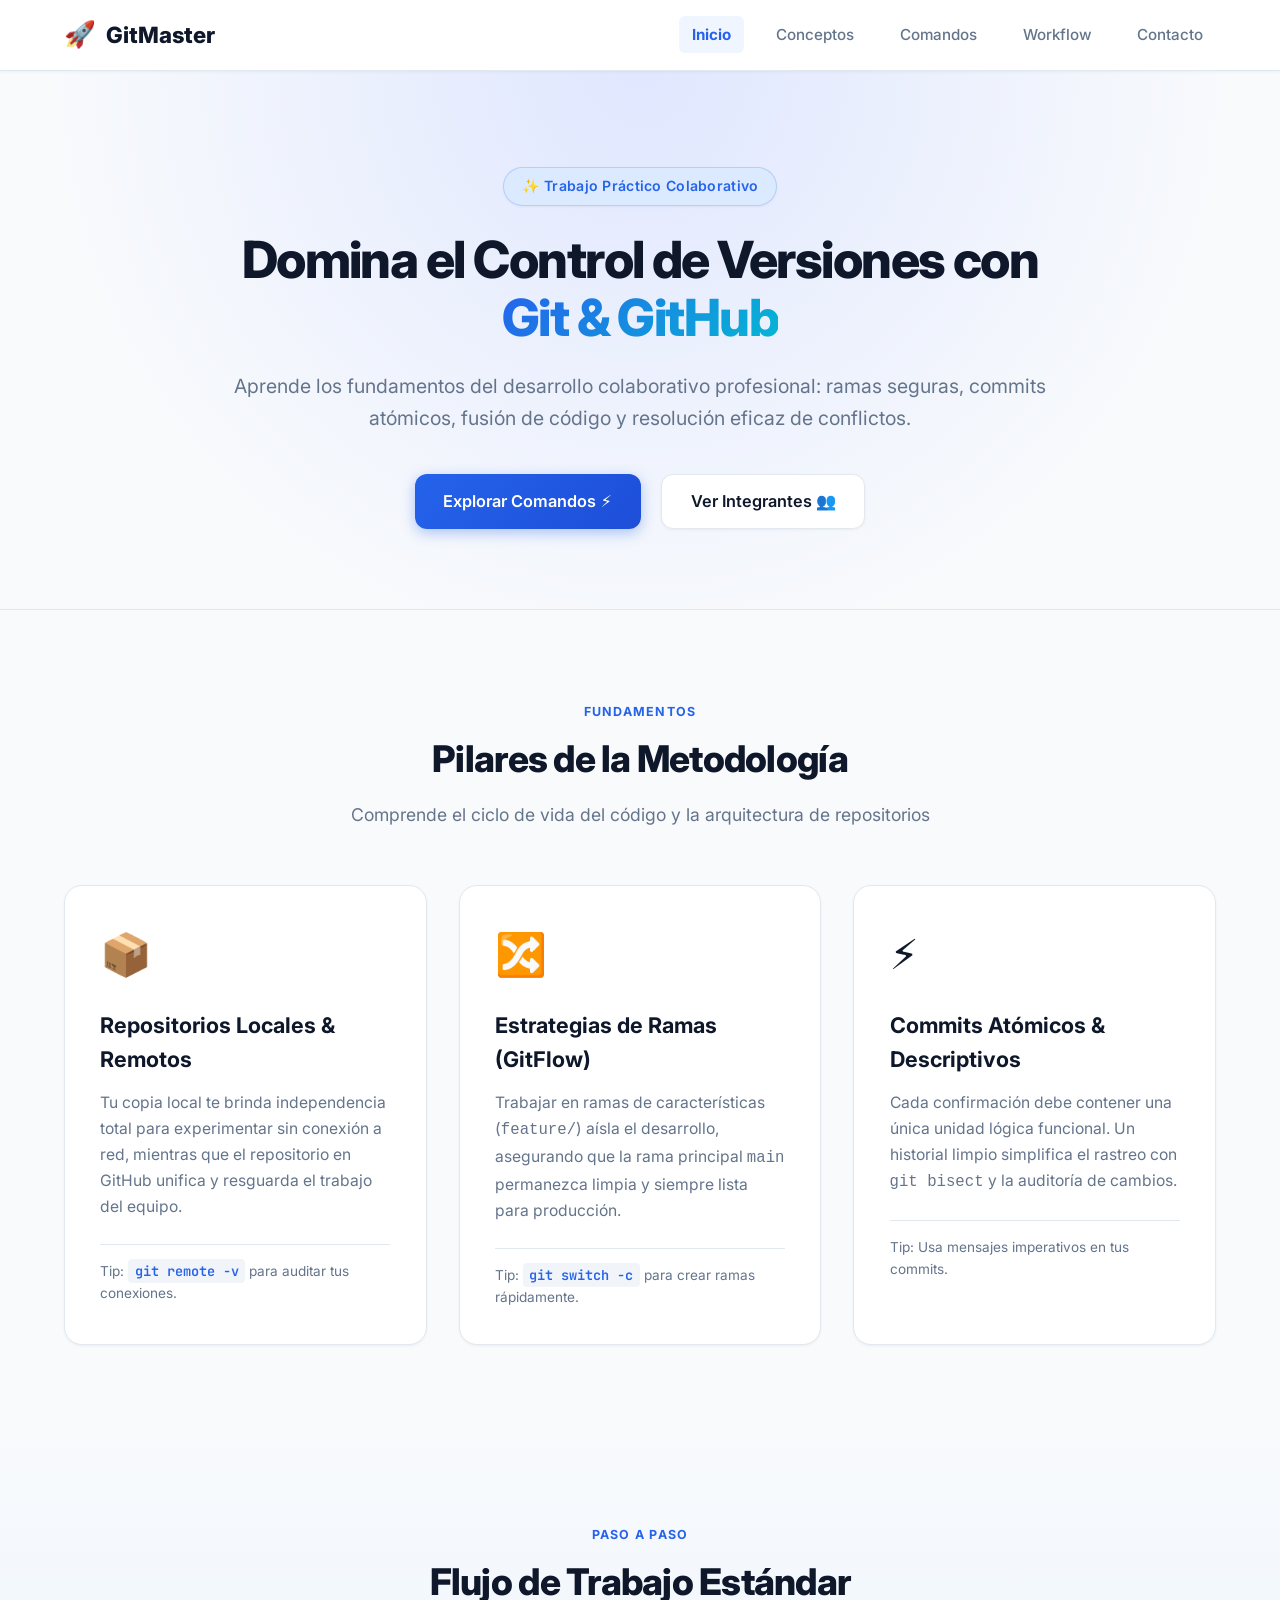
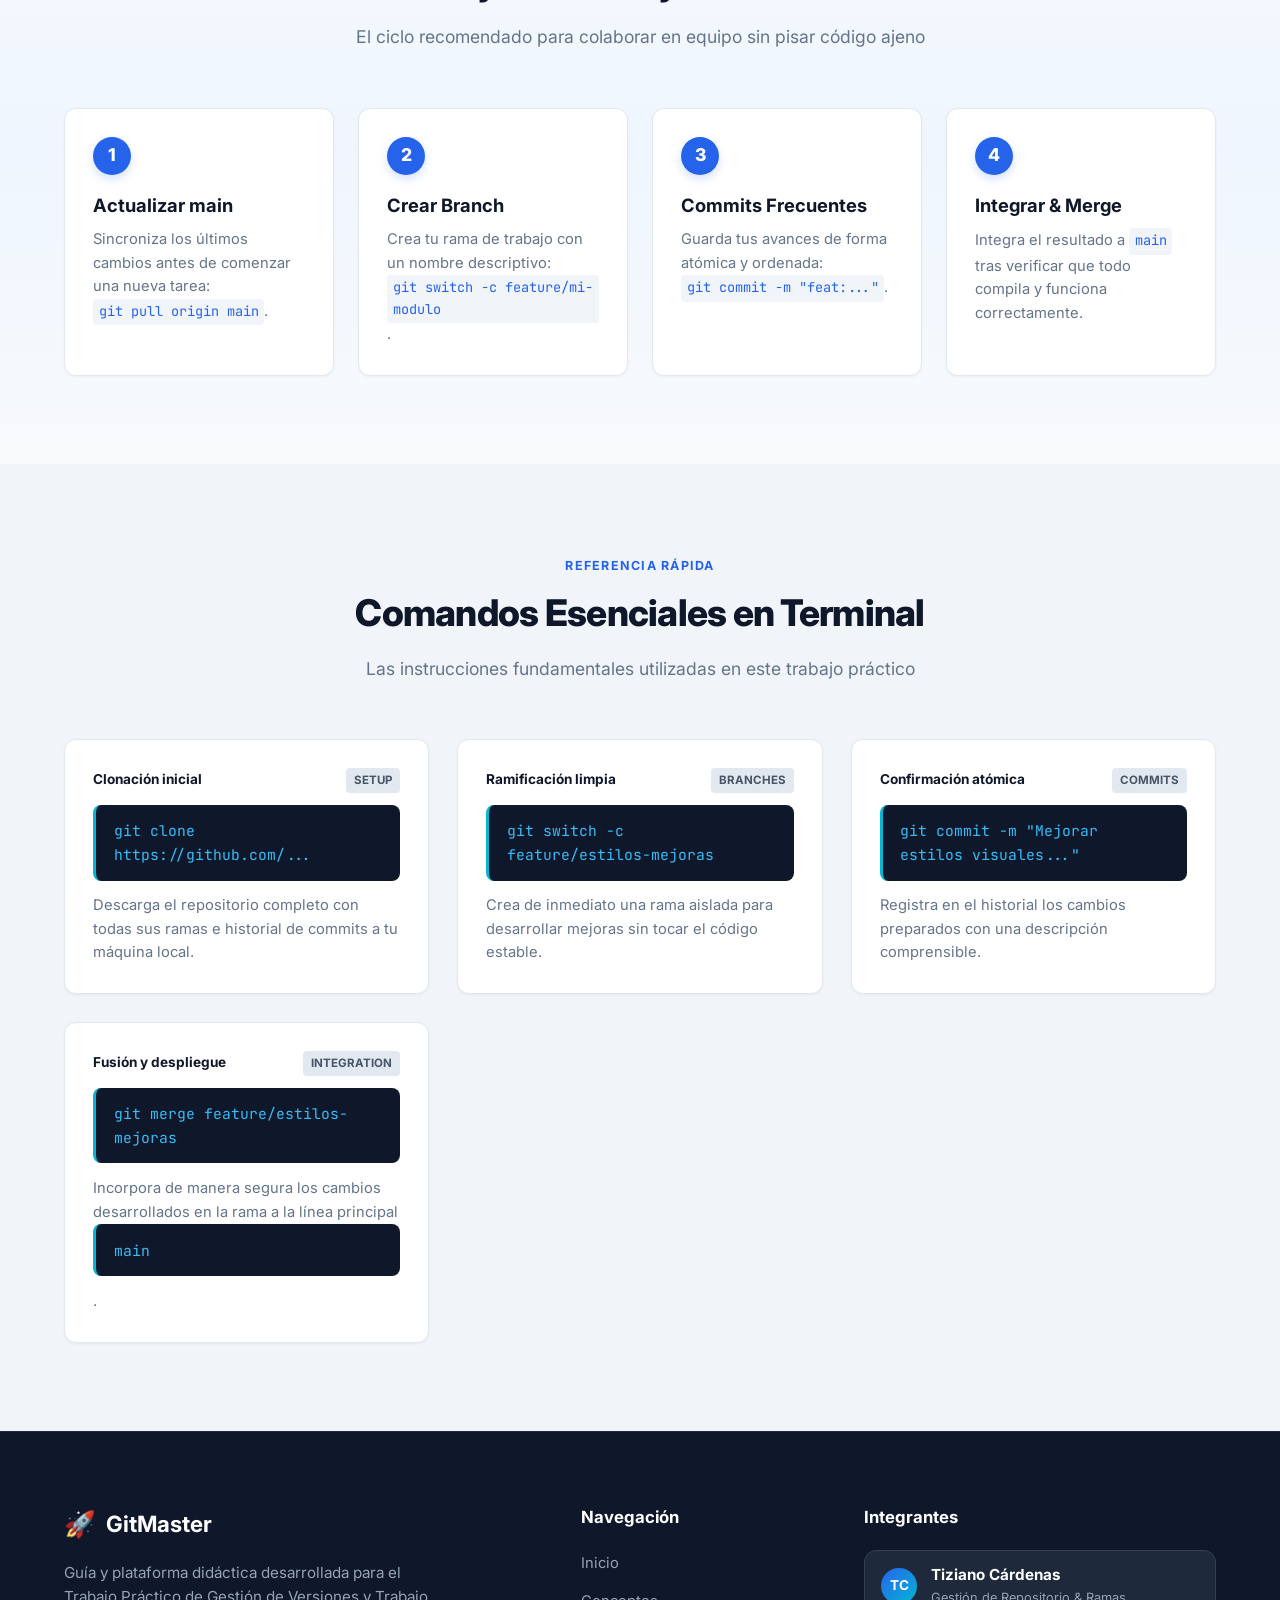
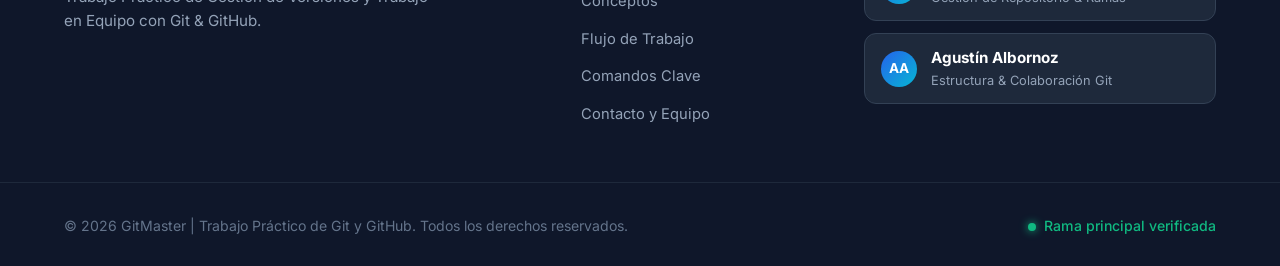
<file: index.html>
<!DOCTYPE html>
<html lang="es">
<head>
    <meta charset="UTF-8">
    <meta name="viewport" content="width=device-width, initial-scale=1.0">
    <meta name="description" content="Guía interactiva y completa sobre Git y GitHub. Aprende flujos de trabajo profesionales, ramas y comandos esenciales.">
    <title>GitMaster | Guía Práctica de Git & GitHub</title>
    <link rel="stylesheet" href="estilos.css">
    <!-- Google Fonts -->
    <link rel="preconnect" href="https://fonts.googleapis.com">
    <link rel="preconnect" href="https://fonts.gstatic.com" crossorigin>
    <link href="https://fonts.googleapis.com/css2?family=Inter:wght@400;500;600;700;800&family=JetBrains+Mono:wght@400;600&display=swap" rel="stylesheet">
</head>
<body>
    <header class="navbar">
        <div class="container nav-container">
            <a href="index.html" class="logo">
                <span class="logo-icon">🚀</span> <span class="logo-text">GitMaster</span>
            </a>
            <nav class="nav-links">
                <a href="index.html" class="nav-link active">Inicio</a>
                <a href="#conceptos" class="nav-link">Conceptos</a>
                <a href="#comandos" class="nav-link">Comandos</a>
                <a href="#workflow" class="nav-link">Workflow</a>
                <a href="contacto.html" class="nav-link">Contacto</a>
            </nav>
        </div>
    </header>

    <main>
        <!-- Hero Section -->
        <section class="hero">
            <div class="container hero-content">
                <div class="badge-wrapper">
                    <span class="badge pulse">✨ Trabajo Práctico Colaborativo</span>
                </div>
                <h1 class="hero-title">Domina el Control de Versiones con <span class="text-gradient">Git & GitHub</span></h1>
                <p class="hero-subtitle">
                    Aprende los fundamentos del desarrollo colaborativo profesional: ramas seguras, commits atómicos, fusión de código y resolución eficaz de conflictos.
                </p>
                <div class="hero-actions">
                    <a href="#comandos" class="btn btn-primary shadow-hover">Explorar Comandos ⚡</a>
                    <a href="contacto.html" class="btn btn-secondary shadow-hover">Ver Integrantes 👥</a>
                </div>
            </div>
        </section>

        <!-- Conceptos Clave -->
        <section id="conceptos" class="section">
            <div class="container">
                <div class="section-header">
                    <span class="section-tag">Fundamentos</span>
                    <h2>Pilares de la Metodología</h2>
                    <p>Comprende el ciclo de vida del código y la arquitectura de repositorios</p>
                </div>
                <div class="grid-cards">
                    <article class="card interactive-card">
                        <div class="card-icon">📦</div>
                        <h3>Repositorios Locales & Remotos</h3>
                        <p>Tu copia local te brinda independencia total para experimentar sin conexión a red, mientras que el repositorio en GitHub unifica y resguarda el trabajo del equipo.</p>
                        <div class="card-footer-tip">Tip: <code>git remote -v</code> para auditar tus conexiones.</div>
                    </article>
                    <article class="card interactive-card">
                        <div class="card-icon">🔀</div>
                        <h3>Estrategias de Ramas (GitFlow)</h3>
                        <p>Trabajar en ramas de características (<code>feature/</code>) aísla el desarrollo, asegurando que la rama principal <code>main</code> permanezca limpia y siempre lista para producción.</p>
                        <div class="card-footer-tip">Tip: <code>git switch -c</code> para crear ramas rápidamente.</div>
                    </article>
                    <article class="card interactive-card">
                        <div class="card-icon">⚡</div>
                        <h3>Commits Atómicos & Descriptivos</h3>
                        <p>Cada confirmación debe contener una única unidad lógica funcional. Un historial limpio simplifica el rastreo con <code>git bisect</code> y la auditoría de cambios.</p>
                        <div class="card-footer-tip">Tip: Usa mensajes imperativos en tus commits.</div>
                    </article>
                </div>
            </div>
        </section>

        <!-- Workflow Visual -->
        <section id="workflow" class="section bg-gradient-subtle">
            <div class="container">
                <div class="section-header">
                    <span class="section-tag">Paso a Paso</span>
                    <h2>Flujo de Trabajo Estándar</h2>
                    <p>El ciclo recomendado para colaborar en equipo sin pisar código ajeno</p>
                </div>
                <div class="workflow-steps">
                    <div class="step-card">
                        <div class="step-number">1</div>
                        <h4>Actualizar main</h4>
                        <p>Sincroniza los últimos cambios antes de comenzar una nueva tarea: <code>git pull origin main</code>.</p>
                    </div>
                    <div class="step-card">
                        <div class="step-number">2</div>
                        <h4>Crear Branch</h4>
                        <p>Crea tu rama de trabajo con un nombre descriptivo: <code>git switch -c feature/mi-modulo</code>.</p>
                    </div>
                    <div class="step-card">
                        <div class="step-number">3</div>
                        <h4>Commits Frecuentes</h4>
                        <p>Guarda tus avances de forma atómica y ordenada: <code>git commit -m "feat:..."</code>.</p>
                    </div>
                    <div class="step-card">
                        <div class="step-number">4</div>
                        <h4>Integrar & Merge</h4>
                        <p>Integra el resultado a <code>main</code> tras verificar que todo compila y funciona correctamente.</p>
                    </div>
                </div>
            </div>
        </section>

        <!-- Comandos en Terminal -->
        <section id="comandos" class="section bg-light">
            <div class="container">
                <div class="section-header">
                    <span class="section-tag">Referencia Rápida</span>
                    <h2>Comandos Esenciales en Terminal</h2>
                    <p>Las instrucciones fundamentales utilizadas en este trabajo práctico</p>
                </div>
                <div class="commands-grid">
                    <div class="command-box card-hover">
                        <div class="cmd-top">
                            <span class="cmd-label">Clonación inicial</span>
                            <span class="cmd-tag">Setup</span>
                        </div>
                        <code>git clone https://github.com/...</code>
                        <p>Descarga el repositorio completo con todas sus ramas e historial de commits a tu máquina local.</p>
                    </div>
                    <div class="command-box card-hover">
                        <div class="cmd-top">
                            <span class="cmd-label">Ramificación limpia</span>
                            <span class="cmd-tag">Branches</span>
                        </div>
                        <code>git switch -c feature/estilos-mejoras</code>
                        <p>Crea de inmediato una rama aislada para desarrollar mejoras sin tocar el código estable.</p>
                    </div>
                    <div class="command-box card-hover">
                        <div class="cmd-top">
                            <span class="cmd-label">Confirmación atómica</span>
                            <span class="cmd-tag">Commits</span>
                        </div>
                        <code>git commit -m "Mejorar estilos visuales..."</code>
                        <p>Registra en el historial los cambios preparados con una descripción comprensible.</p>
                    </div>
                    <div class="command-box card-hover">
                        <div class="cmd-top">
                            <span class="cmd-label">Fusión y despliegue</span>
                            <span class="cmd-tag">Integration</span>
                        </div>
                        <code>git merge feature/estilos-mejoras</code>
                        <p>Incorpora de manera segura los cambios desarrollados en la rama a la línea principal <code>main</code>.</p>
                    </div>
                </div>
            </div>
        </section>
    </main>

    <!-- Footer Moderno y Estilizado -->
    <footer class="footer">
        <div class="container footer-grid">
            <div class="footer-col">
                <div class="footer-logo">
                    <span class="logo-icon">🚀</span> <strong>GitMaster</strong>
                </div>
                <p class="footer-desc">
                    Guía y plataforma didáctica desarrollada para el Trabajo Práctico de Gestión de Versiones y Trabajo en Equipo con Git & GitHub.
                </p>
            </div>
            <div class="footer-col">
                <h4>Navegación</h4>
                <ul class="footer-links">
                    <li><a href="index.html">Inicio</a></li>
                    <li><a href="#conceptos">Conceptos</a></li>
                    <li><a href="#workflow">Flujo de Trabajo</a></li>
                    <li><a href="#comandos">Comandos Clave</a></li>
                    <li><a href="contacto.html">Contacto y Equipo</a></li>
                </ul>
            </div>
            <div class="footer-col">
                <h4>Integrantes</h4>
                <div class="team-badge">
                    <span class="avatar">TC</span>
                    <div>
                        <strong>Tiziano Cárdenas</strong>
                        <small>Gestión de Repositorio & Ramas</small>
                    </div>
                </div>
                <div class="team-badge">
                    <span class="avatar">AA</span>
                    <div>
                        <strong>Agustín Albornoz</strong>
                        <small>Estructura & Colaboración Git</small>
                    </div>
                </div>
            </div>
        </div>
        <div class="footer-bottom">
            <div class="container footer-bottom-content">
                <p>&copy; 2026 GitMaster | Trabajo Práctico de Git y GitHub. Todos los derechos reservados.</p>
                <div class="footer-status">
                    <span class="status-dot"></span> Rama principal verificada
                </div>
            </div>
        </div>
    </footer>
</body>
</html>
</file>
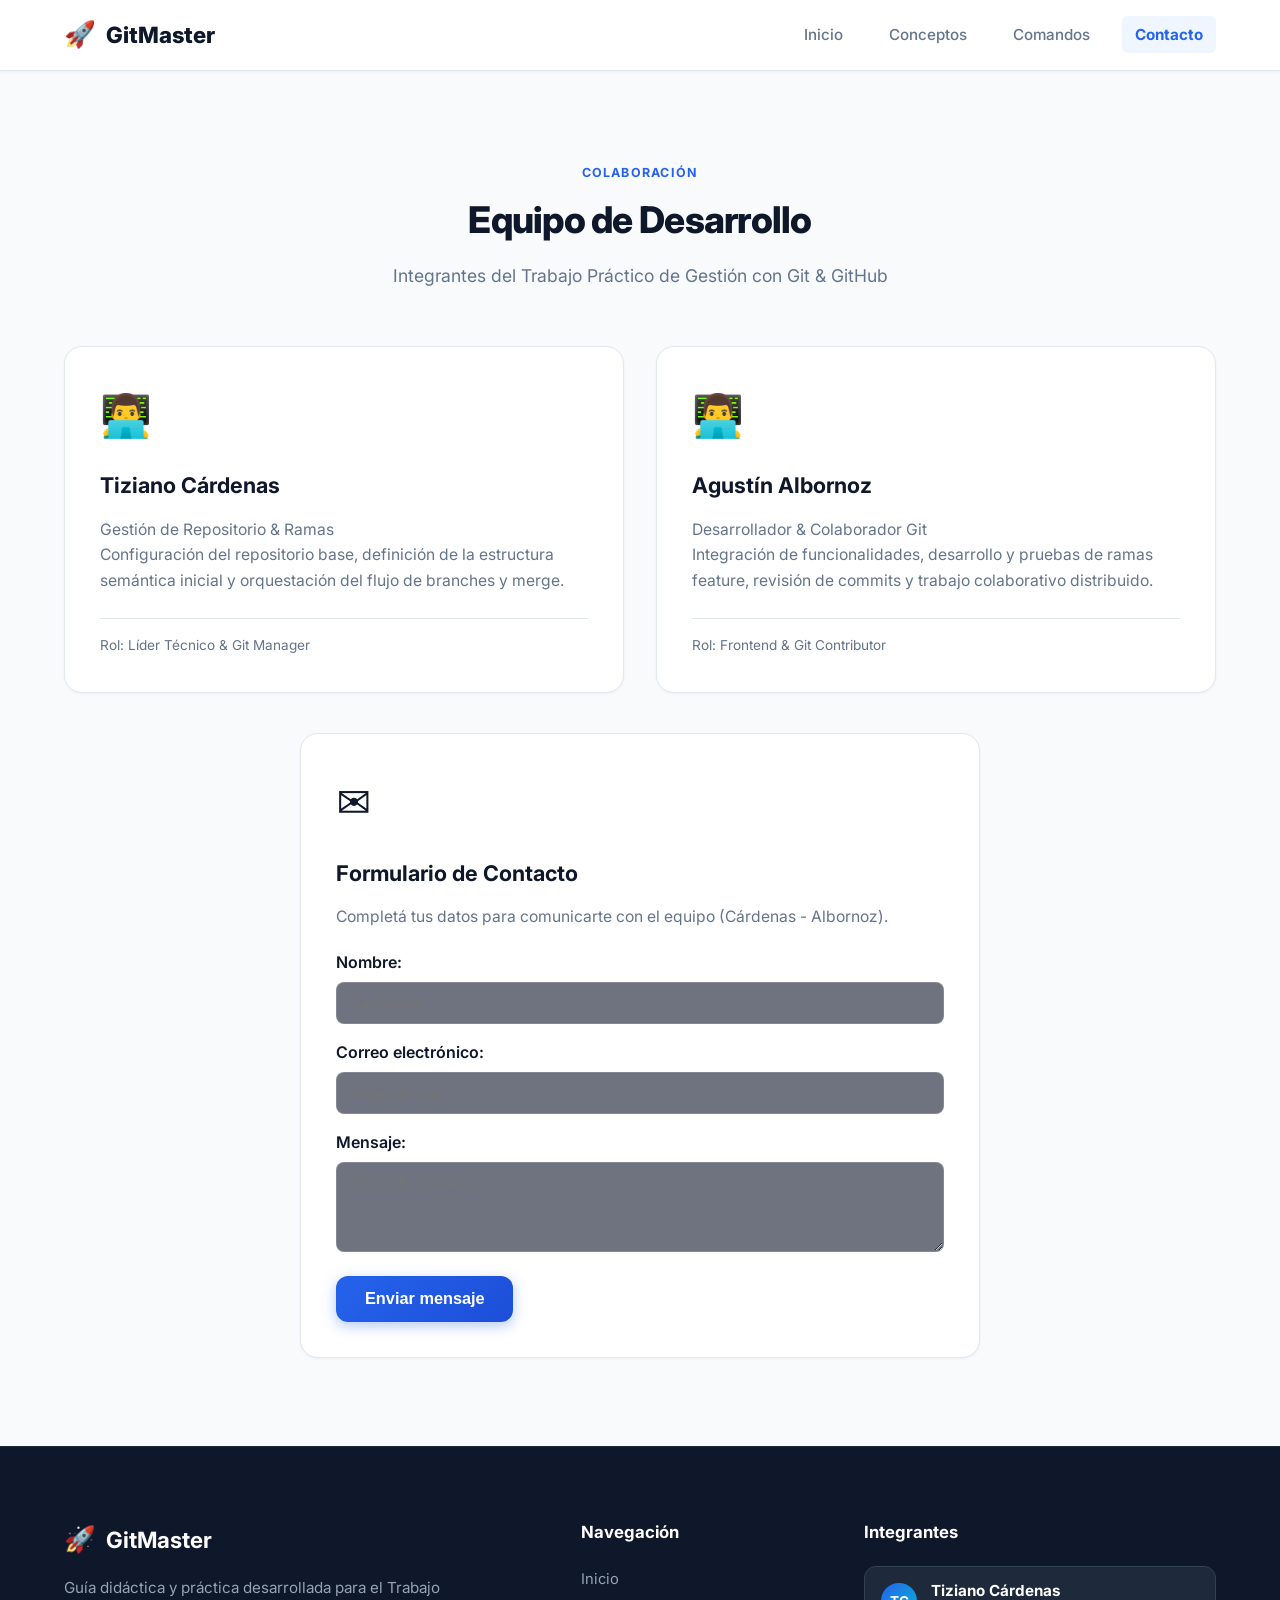
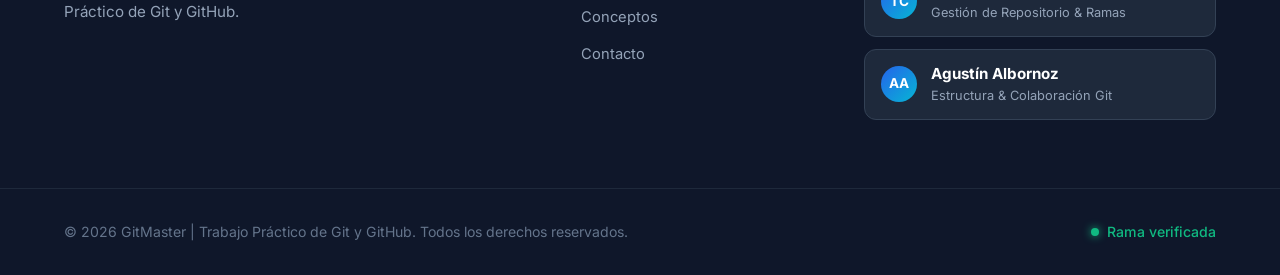
<file: contacto.html>
<!DOCTYPE html>
<html lang="es">
<head>
    <meta charset="UTF-8">
    <meta name="viewport" content="width=device-width, initial-scale=1.0">
    <title>Contacto & Equipo | GitMaster</title>
    <link rel="stylesheet" href="estilos.css">
    <link rel="preconnect" href="https://fonts.googleapis.com">
    <link rel="preconnect" href="https://fonts.gstatic.com" crossorigin>
    <link href="https://fonts.googleapis.com/css2?family=Inter:wght@400;500;600;700;800&family=JetBrains+Mono:wght@400;600&display=swap" rel="stylesheet">
</head>
<body>
    <header class="navbar">
        <div class="container nav-container">
            <a href="index.html" class="logo">
                <span class="logo-icon">🚀</span> <span class="logo-text">GitMaster</span>
            </a>
            <nav class="nav-links">
                <a href="index.html" class="nav-link">Inicio</a>
                <a href="index.html#conceptos" class="nav-link">Conceptos</a>
                <a href="index.html#comandos" class="nav-link">Comandos</a>
                <a href="contacto.html" class="nav-link active">Contacto</a>
            </nav>
        </div>
    </header>

    <main class="section">
        <div class="container">
            <div class="section-header">
                <span class="section-tag">Colaboración</span>
                <h2>Equipo de Desarrollo</h2>
                <p>Integrantes del Trabajo Práctico de Gestión con Git & GitHub</p>
            </div>
            <div class="grid-cards team-grid">
                <article class="card interactive-card">
                    <div class="card-icon">👨‍💻</div>
                    <h3>Tiziano Cárdenas</h3>
                    <p class="role">Gestión de Repositorio & Ramas</p>
                    <p>Configuración del repositorio base, definición de la estructura semántica inicial y orquestación del flujo de branches y merge.</p>
                    <div class="card-footer-tip">Rol: Líder Técnico & Git Manager</div>
                </article>
                <article class="card interactive-card">
                    <div class="card-icon">👨‍💻</div>
                    <h3>Agustín Albornoz</h3>
                    <p class="role">Desarrollador & Colaborador Git</p>
                    <p>Integración de funcionalidades, desarrollo y pruebas de ramas feature, revisión de commits y trabajo colaborativo distribuido.</p>
                    <div class="card-footer-tip">Rol: Frontend & Git Contributor</div>
                </article>
            </div>

            <section class="card contact-card">
                <div class="card-icon">✉️</div>
                <h3>Formulario de Contacto</h3>
                <p>Completá tus datos para comunicarte con el equipo (Cárdenas - Albornoz).</p>
                <form action="#" method="post" class="contact-form">
                    <div class="form-group">
                        <label for="nombre">Nombre:</label>
                        <input type="text" id="nombre" name="nombre" required placeholder="Tu nombre" class="form-control">
                    </div>
                    <div class="form-group">
                        <label for="email">Correo electrónico:</label>
                        <input type="email" id="email" name="email" required placeholder="tu@email.com" class="form-control">
                    </div>
                    <div class="form-group">
                        <label for="mensaje">Mensaje:</label>
                        <textarea id="mensaje" name="mensaje" rows="4" required placeholder="Escribí tu consulta..." class="form-control"></textarea>
                    </div>
                    <button type="submit" class="btn btn-primary contact-submit">Enviar mensaje</button>
                </form>
            </section>
        </div>
    </main>

    <footer class="footer">
        <div class="container footer-grid">
            <div class="footer-col">
                <div class="footer-logo">
                    <span class="logo-icon">🚀</span> <strong>GitMaster</strong>
                </div>
                <p class="footer-desc">
                    Guía didáctica y práctica desarrollada para el Trabajo Práctico de Git y GitHub.
                </p>
            </div>
            <div class="footer-col">
                <h4>Navegación</h4>
                <ul class="footer-links">
                    <li><a href="index.html">Inicio</a></li>
                    <li><a href="index.html#conceptos">Conceptos</a></li>
                    <li><a href="contacto.html">Contacto</a></li>
                </ul>
            </div>
            <div class="footer-col">
                <h4>Integrantes</h4>
                <div class="team-badge">
                    <span class="avatar">TC</span>
                    <div>
                        <strong>Tiziano Cárdenas</strong>
                        <small>Gestión de Repositorio & Ramas</small>
                    </div>
                </div>
                <div class="team-badge">
                    <span class="avatar">AA</span>
                    <div>
                        <strong>Agustín Albornoz</strong>
                        <small>Estructura & Colaboración Git</small>
                    </div>
                </div>
            </div>
        </div>
        <div class="footer-bottom">
            <div class="container footer-bottom-content">
                <p>&copy; 2026 GitMaster | Trabajo Práctico de Git y GitHub. Todos los derechos reservados.</p>
                <div class="footer-status">
                    <span class="status-dot"></span> Rama verificada
                </div>
            </div>
        </div>
    </footer>
</body>
</html>
</file>
<file: estilos.css>
:root {
    --primary-color: #2563eb;
    --primary-hover: #1d4ed8;
    --primary-light: #eff6ff;
    --primary-glow: rgba(37, 99, 235, 0.2);
    --secondary-color: #0f172a;
    --secondary-hover: #1e293b;
    --accent-color: #06b6d4;
    --background-color: #f8fafc;
    --surface-color: #ffffff;
    --surface-hover: #f1f5f9;
    --text-main: #0f172a;
    --text-muted: #64748b;
    --border-color: #e2e8f0;
    --border-hover: #cbd5e1;
    --radius-sm: 6px;
    --radius-md: 12px;
    --radius-lg: 18px;
    --shadow-sm: 0 1px 3px rgba(0, 0, 0, 0.05);
    --shadow-md: 0 4px 6px -1px rgba(0, 0, 0, 0.08), 0 2px 4px -2px rgba(0, 0, 0, 0.05);
    --shadow-lg: 0 12px 24px -4px rgba(15, 23, 42, 0.12), 0 4px 6px -2px rgba(15, 23, 42, 0.04);
    --font-family: 'Inter', system-ui, -apple-system, sans-serif;
    --font-mono: 'JetBrains Mono', 'Courier New', monospace;
    --transition: all 0.25s cubic-bezier(0.4, 0, 0.2, 1);
}

* {
    margin: 0;
    padding: 0;
    box-sizing: border-box;
}

html {
    scroll-behavior: smooth;
}

body {
    font-family: var(--font-family);
    background-color: var(--background-color);
    color: var(--text-main);
    line-height: 1.6;
    display: flex;
    flex-direction: column;
    min-height: 100vh;
}

.container {
    width: 90%;
    max-width: 1160px;
    margin: 0 auto;
}

/* =========================================
   BARRA DE NAVEGACIÓN CON EFECTOS HOVER
   ========================================= */
.navbar {
    background-color: rgba(255, 255, 255, 0.95);
    backdrop-filter: blur(10px);
    border-bottom: 1px solid var(--border-color);
    position: sticky;
    top: 0;
    z-index: 1000;
    box-shadow: var(--shadow-sm);
    transition: var(--transition);
}

.nav-container {
    display: flex;
    justify-content: space-between;
    align-items: center;
    padding: 0.9rem 0;
}

.logo {
    font-size: 1.4rem;
    font-weight: 800;
    color: var(--text-main);
    text-decoration: none;
    display: flex;
    align-items: center;
    gap: 0.6rem;
    transition: var(--transition);
}

.logo:hover {
    transform: scale(1.03);
    color: var(--primary-color);
}

.logo-icon {
    font-size: 1.6rem;
    transition: transform 0.3s ease;
}

.logo:hover .logo-icon {
    transform: rotate(15deg);
}

.nav-links {
    display: flex;
    gap: 1.25rem;
    align-items: center;
}

.nav-link {
    text-decoration: none;
    color: var(--text-muted);
    font-weight: 500;
    font-size: 0.95rem;
    padding: 0.4rem 0.8rem;
    border-radius: var(--radius-sm);
    position: relative;
    transition: var(--transition);
}

.nav-link:hover {
    color: var(--primary-color);
    background-color: var(--primary-light);
}

.nav-link.active {
    color: var(--primary-color);
    font-weight: 700;
    background-color: var(--primary-light);
}

/* =========================================
   HERO SECTION MEJORADA
   ========================================= */
.hero {
    background: radial-gradient(circle at 50% 0%, #e0e7ff 0%, #f8fafc 70%);
    padding: 6rem 0 5rem;
    text-align: center;
    border-bottom: 1px solid var(--border-color);
}

.hero-content {
    max-width: 820px;
}

.badge-wrapper {
    margin-bottom: 1.5rem;
}

.badge {
    display: inline-flex;
    align-items: center;
    gap: 0.5rem;
    background-color: #dbeafe;
    color: var(--primary-color);
    padding: 0.45rem 1.1rem;
    border-radius: 9999px;
    font-size: 0.88rem;
    font-weight: 600;
    letter-spacing: 0.02em;
    border: 1px solid rgba(37, 99, 235, 0.2);
    box-shadow: var(--shadow-sm);
    transition: var(--transition);
}

.badge:hover {
    transform: translateY(-2px);
    box-shadow: 0 4px 12px rgba(37, 99, 235, 0.25);
}

.hero-title {
    font-size: 3.2rem;
    line-height: 1.15;
    font-weight: 800;
    color: var(--text-main);
    margin-bottom: 1.5rem;
    letter-spacing: -0.03em;
}

.text-gradient {
    background: linear-gradient(135deg, #2563eb 0%, #06b6d4 100%);
    -webkit-background-clip: text;
    -webkit-text-fill-color: transparent;
}

.hero-subtitle {
    font-size: 1.22rem;
    color: var(--text-muted);
    margin-bottom: 2.5rem;
    line-height: 1.6;
}

.hero-actions {
    display: flex;
    justify-content: center;
    gap: 1.25rem;
}

/* =========================================
   BOTONES CON EFECTO HOVER PROFESIONAL
   ========================================= */
.btn {
    display: inline-flex;
    align-items: center;
    justify-content: center;
    gap: 0.5rem;
    padding: 0.85rem 1.8rem;
    border-radius: var(--radius-md);
    font-weight: 600;
    text-decoration: none;
    font-size: 1.02rem;
    cursor: pointer;
    transition: var(--transition);
    border: none;
}

.btn-primary {
    background: linear-gradient(135deg, #2563eb, #1d4ed8);
    color: #ffffff;
    box-shadow: 0 4px 14px rgba(37, 99, 235, 0.35);
}

.btn-primary:hover {
    background: linear-gradient(135deg, #1d4ed8, #1e40af);
    transform: translateY(-2px);
    box-shadow: 0 6px 20px rgba(37, 99, 235, 0.45);
}

.btn-secondary {
    background-color: var(--surface-color);
    color: var(--text-main);
    border: 1px solid var(--border-color);
    box-shadow: var(--shadow-sm);
}

.btn-secondary:hover {
    background-color: var(--surface-hover);
    border-color: var(--border-hover);
    transform: translateY(-2px);
    box-shadow: var(--shadow-md);
    color: var(--primary-color);
}

/* =========================================
   SECCIONES Y ENCABEZADOS
   ========================================= */
.section {
    padding: 5.5rem 0;
}

.bg-light {
    background-color: #f1f5f9;
}

.bg-gradient-subtle {
    background: linear-gradient(180deg, #f8fafc 0%, #eff6ff 50%, #f8fafc 100%);
}

.section-header {
    text-align: center;
    margin-bottom: 3.5rem;
}

.section-tag {
    display: inline-block;
    text-transform: uppercase;
    font-size: 0.78rem;
    font-weight: 700;
    letter-spacing: 0.1em;
    color: var(--primary-color);
    margin-bottom: 0.5rem;
}

.section-header h2 {
    font-size: 2.3rem;
    font-weight: 800;
    color: var(--text-main);
    letter-spacing: -0.02em;
    margin-bottom: 0.75rem;
}

.section-header p {
    color: var(--text-muted);
    font-size: 1.1rem;
    max-width: 650px;
    margin: 0 auto;
}

/* =========================================
   TARJETAS INTERACTIVAS CON HOVER
   ========================================= */
.grid-cards {
    display: grid;
    grid-template-columns: repeat(auto-fit, minmax(300px, 1fr));
    gap: 2rem;
}

.card {
    background-color: var(--surface-color);
    border: 1px solid var(--border-color);
    border-radius: var(--radius-lg);
    padding: 2.2rem;
    transition: var(--transition);
    position: relative;
    overflow: hidden;
    box-shadow: var(--shadow-sm);
}

.interactive-card:hover {
    transform: translateY(-6px);
    border-color: #bfdbfe;
    box-shadow: var(--shadow-lg);
}

.interactive-card::before {
    content: '';
    position: absolute;
    top: 0;
    left: 0;
    right: 0;
    height: 4px;
    background: linear-gradient(90deg, var(--primary-color), var(--accent-color));
    opacity: 0;
    transition: var(--transition);
}

.interactive-card:hover::before {
    opacity: 1;
}

.card-icon {
    font-size: 2.6rem;
    margin-bottom: 1.25rem;
    display: inline-block;
    transition: transform 0.3s ease;
}

.interactive-card:hover .card-icon {
    transform: scale(1.15) rotate(5deg);
}

.card h3 {
    font-size: 1.35rem;
    font-weight: 700;
    margin-bottom: 0.85rem;
    color: var(--text-main);
}

.card p {
    color: var(--text-muted);
    font-size: 0.98rem;
    line-height: 1.65;
}

.card-footer-tip {
    margin-top: 1.5rem;
    padding-top: 1rem;
    border-top: 1px solid var(--border-color);
    font-size: 0.85rem;
    color: var(--text-muted);
}

.card-footer-tip code {
    background-color: #f1f5f9;
    padding: 0.2rem 0.4rem;
    border-radius: 4px;
    color: var(--primary-color);
    font-weight: 600;
    font-family: var(--font-mono);
}

/* =========================================
   WORKFLOW STEPS (NUEVA SECCIÓN MEJORADA)
   ========================================= */
.workflow-steps {
    display: grid;
    grid-template-columns: repeat(auto-fit, minmax(240px, 1fr));
    gap: 1.5rem;
}

.step-card {
    background-color: var(--surface-color);
    border: 1px solid var(--border-color);
    border-radius: var(--radius-md);
    padding: 1.75rem;
    position: relative;
    transition: var(--transition);
    box-shadow: var(--shadow-sm);
}

.step-card:hover {
    transform: translateY(-4px);
    box-shadow: var(--shadow-md);
    border-color: var(--primary-color);
}

.step-number {
    width: 38px;
    height: 38px;
    background-color: var(--primary-color);
    color: #ffffff;
    border-radius: 50%;
    display: flex;
    align-items: center;
    justify-content: center;
    font-weight: 800;
    font-size: 1.1rem;
    margin-bottom: 1rem;
    box-shadow: 0 4px 10px var(--primary-glow);
}

.step-card h4 {
    font-size: 1.15rem;
    font-weight: 700;
    margin-bottom: 0.5rem;
}

.step-card p {
    font-size: 0.92rem;
    color: var(--text-muted);
}

.step-card code {
    display: inline-block;
    background-color: #f1f5f9;
    padding: 0.15rem 0.35rem;
    border-radius: 4px;
    color: var(--primary-color);
    font-family: var(--font-mono);
    font-size: 0.85rem;
}

/* =========================================
   GRID DE COMANDOS INTERACTIVA
   ========================================= */
.commands-grid {
    display: grid;
    grid-template-columns: repeat(auto-fit, minmax(320px, 1fr));
    gap: 1.75rem;
}

.command-box {
    background-color: var(--surface-color);
    border: 1px solid var(--border-color);
    border-radius: var(--radius-md);
    padding: 1.75rem;
    transition: var(--transition);
    box-shadow: var(--shadow-sm);
}

.card-hover:hover {
    transform: translateY(-4px);
    border-color: #93c5fd;
    box-shadow: var(--shadow-lg);
}

.cmd-top {
    display: flex;
    justify-content: space-between;
    align-items: center;
    margin-bottom: 0.75rem;
}

.cmd-label {
    font-size: 0.85rem;
    font-weight: 700;
    color: var(--text-main);
}

.cmd-tag {
    font-size: 0.72rem;
    font-weight: 700;
    text-transform: uppercase;
    background-color: #e2e8f0;
    color: #475569;
    padding: 0.2rem 0.5rem;
    border-radius: 4px;
}

.command-box code {
    display: block;
    background-color: #0f172a;
    color: #38bdf8;
    padding: 0.9rem 1.1rem;
    border-radius: 8px;
    font-size: 0.92rem;
    margin-bottom: 0.85rem;
    font-family: var(--font-mono);
    border-left: 3px solid var(--accent-color);
    transition: var(--transition);
}

.card-hover:hover code {
    background-color: #020617;
    color: #7dd3fc;
}

.command-box p {
    font-size: 0.92rem;
    color: var(--text-muted);
}

/* =========================================
   FOOTER MODERNO Y ESTILIZADO
   ========================================= */
.footer {
    margin-top: auto;
    background-color: #0f172a;
    color: #94a3b8;
    border-top: 1px solid #1e293b;
    padding: 4.5rem 0 2rem;
}

.footer-grid {
    display: grid;
    grid-template-columns: 2fr 1fr 1.5fr;
    gap: 3rem;
    margin-bottom: 3.5rem;
}

.footer-logo {
    display: flex;
    align-items: center;
    gap: 0.6rem;
    font-size: 1.4rem;
    color: #ffffff;
    margin-bottom: 1rem;
}

.footer-desc {
    font-size: 0.95rem;
    line-height: 1.6;
    color: #94a3b8;
    max-width: 380px;
}

.footer-col h4 {
    color: #ffffff;
    font-size: 1.05rem;
    font-weight: 700;
    margin-bottom: 1.25rem;
}

.footer-links {
    list-style: none;
    display: flex;
    flex-direction: column;
    gap: 0.75rem;
}

.footer-links a {
    color: #94a3b8;
    text-decoration: none;
    font-size: 0.92rem;
    transition: var(--transition);
}

.footer-links a:hover {
    color: #38bdf8;
    padding-left: 6px;
}

.team-badge {
    display: flex;
    align-items: center;
    gap: 0.85rem;
    background-color: #1e293b;
    padding: 0.75rem 1rem;
    border-radius: var(--radius-md);
    margin-bottom: 0.75rem;
    border: 1px solid #334155;
    transition: var(--transition);
}

.team-badge:hover {
    background-color: #273549;
    border-color: #475569;
    transform: translateX(4px);
}

.team-badge .avatar {
    width: 36px;
    height: 36px;
    background: linear-gradient(135deg, #2563eb, #06b6d4);
    color: #ffffff;
    border-radius: 50%;
    display: flex;
    align-items: center;
    justify-content: center;
    font-weight: 700;
    font-size: 0.85rem;
}

.team-badge strong {
    display: block;
    color: #ffffff;
    font-size: 0.95rem;
}

.team-badge small {
    display: block;
    color: #94a3b8;
    font-size: 0.8rem;
}

.footer-bottom {
    border-top: 1px solid #1e293b;
    padding-top: 2rem;
}

.footer-bottom-content {
    display: flex;
    justify-content: space-between;
    align-items: center;
    font-size: 0.88rem;
    color: #64748b;
}

.footer-status {
    display: flex;
    align-items: center;
    gap: 0.5rem;
    color: #10b981;
    font-weight: 500;
}

.status-dot {
    width: 8px;
    height: 8px;
    background-color: #10b981;
    border-radius: 50%;
    box-shadow: 0 0 8px #10b981;
}

/* =========================================
   RESPONSIVE DESIGN
   ========================================= */
@media (max-width: 900px) {
    .footer-grid {
        grid-template-columns: 1fr;
        gap: 2rem;
    }
}

@media (max-width: 768px) {
    .hero-title {
        font-size: 2.3rem;
    }
    .hero-subtitle {
        font-size: 1.05rem;
    }
    .hero-actions {
        flex-direction: column;
    }
    .nav-container {
        flex-direction: column;
        gap: 1rem;
    }
    .nav-links {
        flex-wrap: wrap;
        justify-content: center;
    }
    .footer-bottom-content {
        flex-direction: column;
        gap: 1rem;
        text-align: center;
    }
}

/* Formulario de Contacto */
.contact-card {
    margin-top: 2.5rem;
    max-width: 680px;
    margin-left: auto;
    margin-right: auto;
}

.contact-form {
    display: flex;
    flex-direction: column;
    gap: 1rem;
    margin-top: 1.25rem;
    text-align: left;
}

.form-group {
    display: flex;
    flex-direction: column;
    gap: 0.4rem;
}

.form-group label {
    font-weight: 600;
}

.form-control {
    padding: 0.75rem 1rem;
    border-radius: 8px;
    border: 1px solid rgba(255, 255, 255, 0.15);
    background: rgba(15, 23, 42, 0.6);
    color: inherit;
    font-family: inherit;
    transition: border-color 0.2s ease, box-shadow 0.2s ease;
}

.form-control:focus {
    outline: none;
    border-color: #38bdf8;
    box-shadow: 0 0 0 3px rgba(56, 189, 248, 0.2);
}

textarea.form-control {
    resize: vertical;
}

.contact-submit {
    align-self: flex-start;
    margin-top: 0.5rem;
}
</file>
